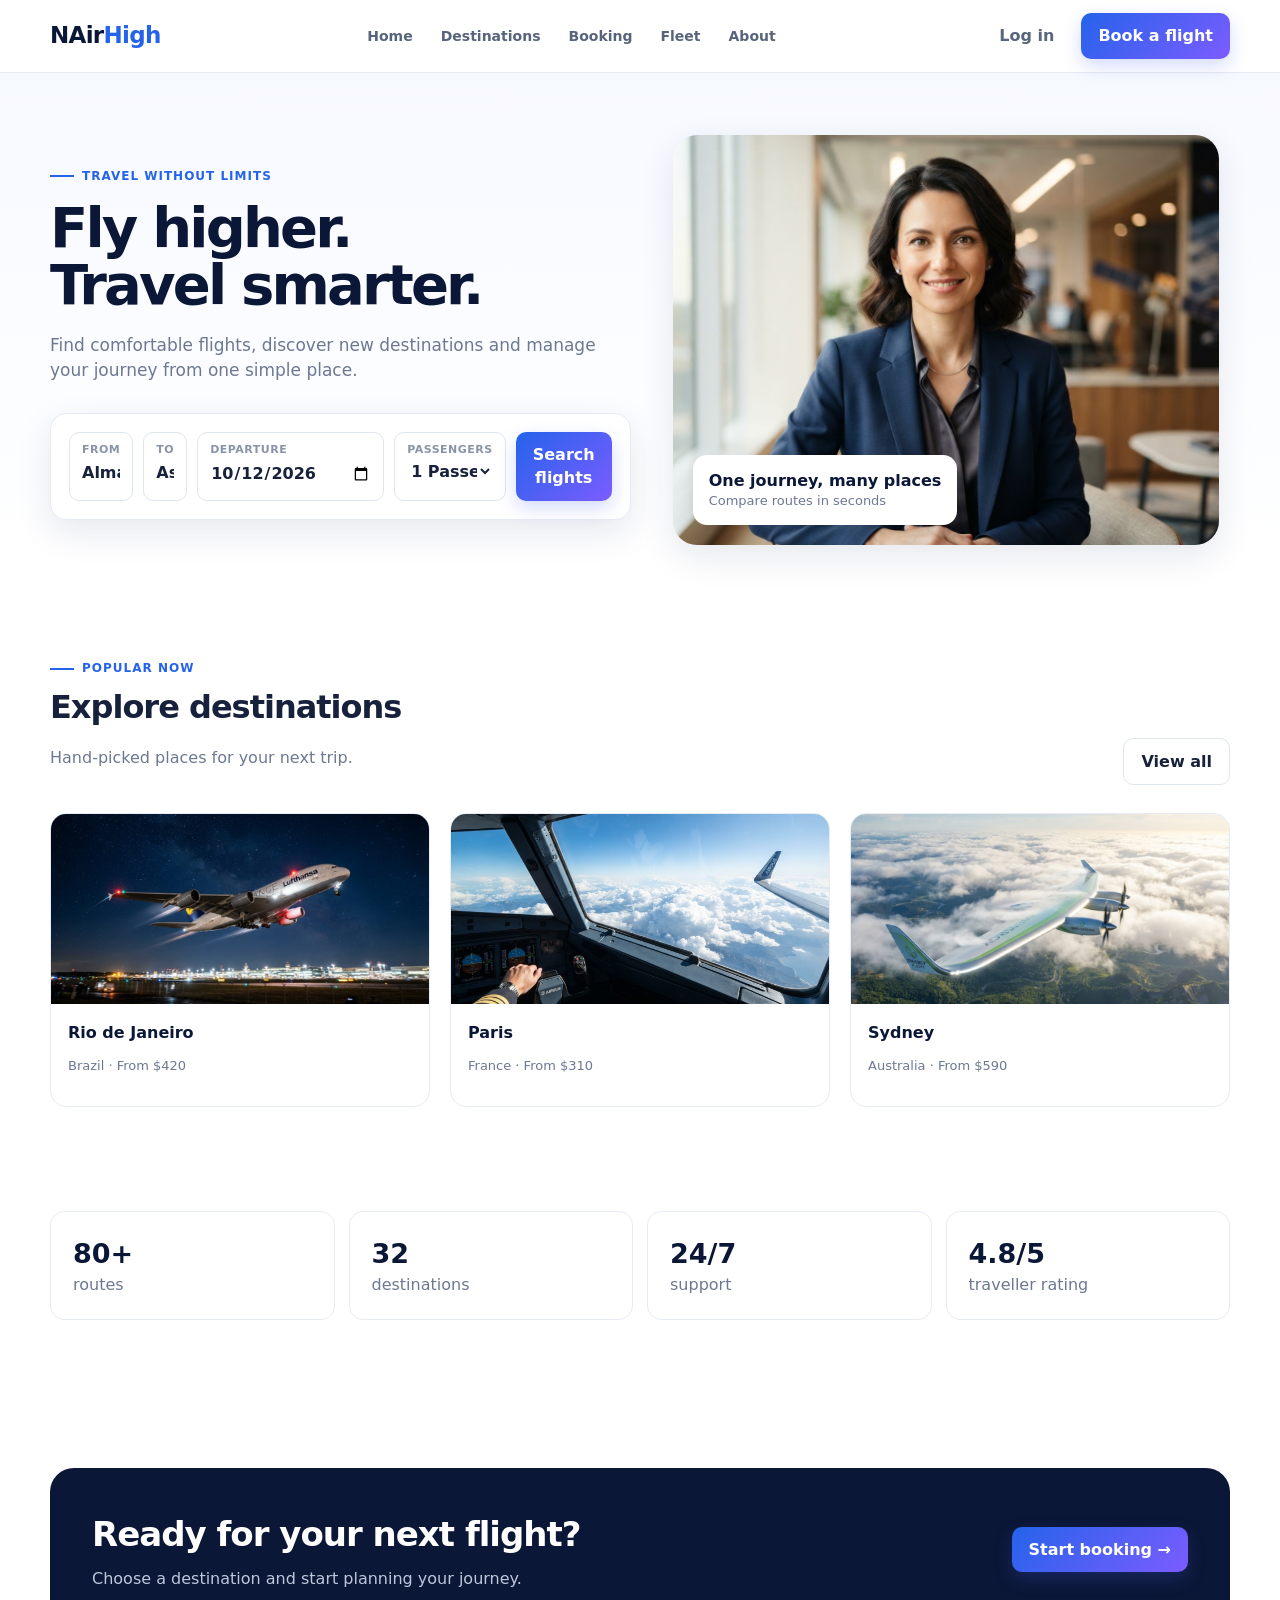
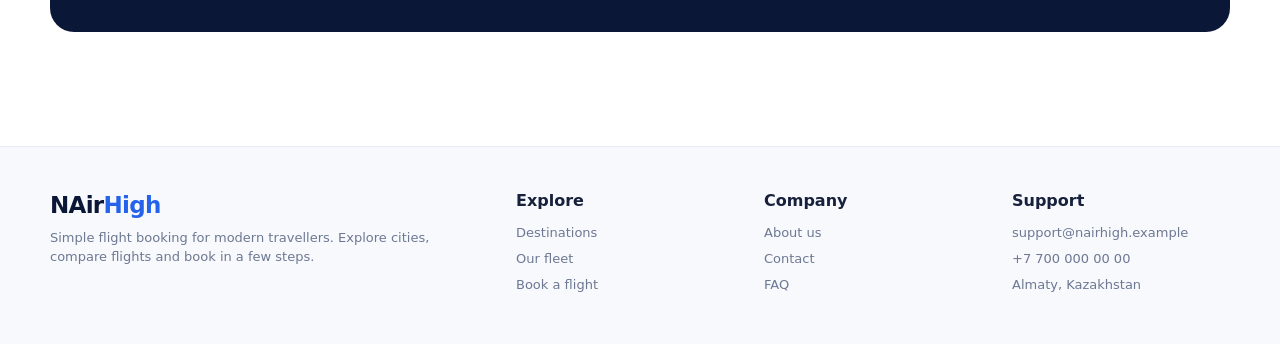
<file: index.html>
<!doctype html><html lang="en"><head><meta charset="utf-8"><meta name="viewport" content="width=device-width,initial-scale=1"><meta name="description" content="NAir High flight booking website"><title>Home — NAir High</title><link rel="stylesheet" href="style.css"></head><body><header class="header"><div class="container nav"><a class="logo" href="index.html">NAir<span>High</span></a><nav class="navlinks"><a href="index.html">Home</a><a href="destinations.html">Destinations</a><a href="booking.html">Booking</a><a href="fleet.html">Fleet</a><a href="about.html">About</a></nav><div class="nav-actions"><button class="btn btn-ghost" data-login>Log in</button><a class="btn btn-primary" href="booking.html">Book a flight</a><button class="mobile-toggle">☰</button></div></div></header><main><section class="hero"><div class="container hero-grid"><div><span class="eyebrow">Travel without limits</span><h1>Fly higher.<br>Travel smarter.</h1><p>Find comfortable flights, discover new destinations and manage your journey from one simple place.</p><div class="search-card"><form data-search><div class="search-grid"><div class="field"><label>From</label><input name="from" value="Almaty" placeholder="City or airport"></div><div class="field"><label>To</label><input name="to" value="Astana" placeholder="City or airport"></div><div class="field"><label>Departure</label><input type="date" value="2026-10-12"></div><div class="field"><label>Passengers</label><select><option>1 Passenger</option><option>2 Passengers</option><option>3 Passengers</option></select></div><button class="btn btn-primary search-btn">Search flights</button></div></form></div></div><div class="hero-img"><img src="image-02.jpg" alt="Travel destination"><div class="floating-card"><strong>One journey, many places</strong><span class="muted">Compare routes in seconds</span></div></div></div></section><section class="section"><div class="container"><div class="section-head"><div><span class="eyebrow">Popular now</span><h2>Explore destinations</h2><p class="muted">Hand-picked places for your next trip.</p></div><a class="btn btn-outline" href="destinations.html">View all</a></div><div class="grid-3"><article class="card"><div class="card-img"><img src="image-04.png" alt="Rio"></div><div class="card-body"><p class="card-title">Rio de Janeiro</p><p class="meta">Brazil · From $420</p></div></article><article class="card"><div class="card-img"><img src="image-05.jpg" alt="Paris"></div><div class="card-body"><p class="card-title">Paris</p><p class="meta">France · From $310</p></div></article><article class="card"><div class="card-img"><img src="image-09.png" alt="Sydney"></div><div class="card-body"><p class="card-title">Sydney</p><p class="meta">Australia · From $590</p></div></article></div></div></section><section class="section" style="padding-top:10px"><div class="container"><div class="stats"><div class="stat"><strong>80+</strong><span class="muted">routes</span></div><div class="stat"><strong>32</strong><span class="muted">destinations</span></div><div class="stat"><strong>24/7</strong><span class="muted">support</span></div><div class="stat"><strong>4.8/5</strong><span class="muted">traveller rating</span></div></div></div></section><section class="section"><div class="container"><div class="banner"><div><h2>Ready for your next flight?</h2><p>Choose a destination and start planning your journey.</p></div><a class="btn btn-primary" href="booking.html">Start booking →</a></div></div></section></main><footer class="footer"><div class="container footer-grid"><div><div class="logo">NAir<span>High</span></div><p>Simple flight booking for modern travellers. Explore cities, compare flights and book in a few steps.</p></div><div><h4>Explore</h4><a href="destinations.html">Destinations</a><a href="fleet.html">Our fleet</a><a href="booking.html">Book a flight</a></div><div><h4>Company</h4><a href="about.html">About us</a><a href="contact.html">Contact</a><a href="faq.html">FAQ</a></div><div><h4>Support</h4><p>support@nairhigh.example</p><p>+7 700 000 00 00</p><p>Almaty, Kazakhstan</p></div></div></footer><div id="toast" class="toast"></div><div id="loginModal" class="modal"><div class="modal-box"><div class="modal-head"><h3>Welcome back</h3><button class="close" data-close>×</button></div><p class="muted">Sign in to manage your bookings.</p><form onsubmit="event.preventDefault();closeModal();showToast('Demo login successful')"><div class="field" style="margin:10px 0"><label>Email</label><input type="email" required placeholder="you@example.com"></div><div class="field" style="margin:10px 0"><label>Password</label><input type="password" required placeholder="••••••••"></div><button class="btn btn-primary" style="width:100%;margin-top:8px">Log in</button></form></div></div><script src="app.js"></script></body></html>
</file>
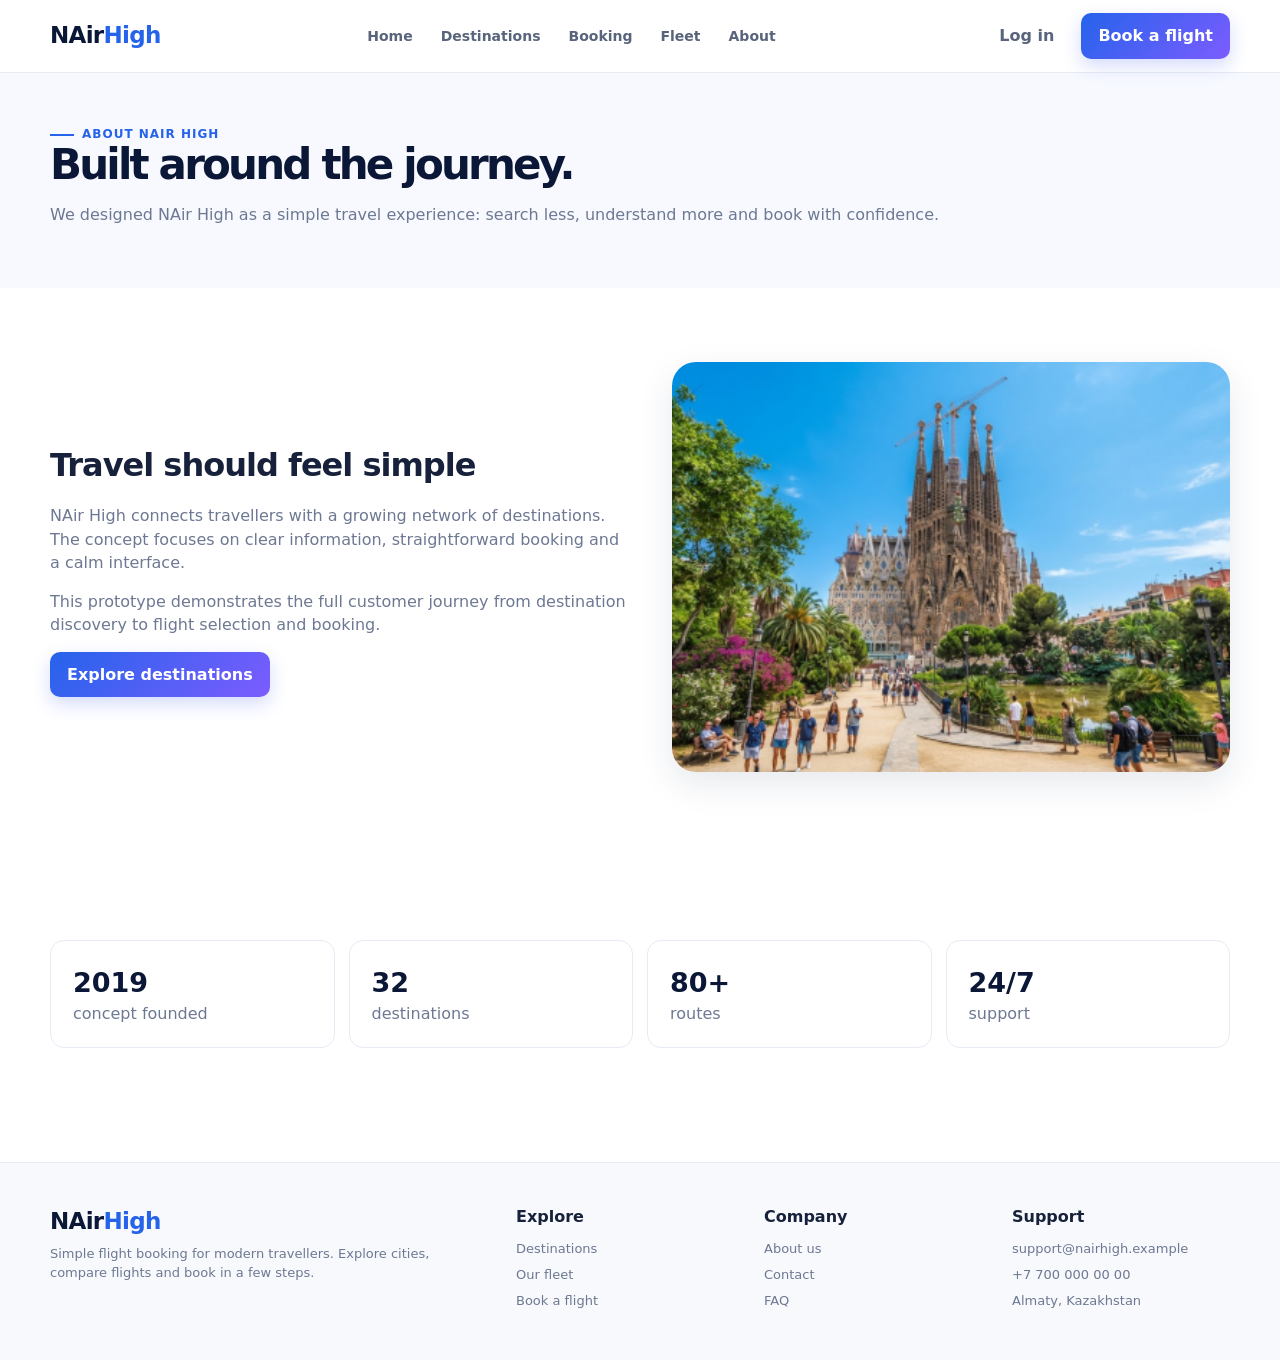
<file: about.html>
<!doctype html><html lang="en"><head><meta charset="utf-8"><meta name="viewport" content="width=device-width,initial-scale=1"><meta name="description" content="NAir High flight booking website"><title>About — NAir High</title><link rel="stylesheet" href="style.css"></head><body><header class="header"><div class="container nav"><a class="logo" href="index.html">NAir<span>High</span></a><nav class="navlinks"><a href="index.html">Home</a><a href="destinations.html">Destinations</a><a href="booking.html">Booking</a><a href="fleet.html">Fleet</a><a href="about.html">About</a></nav><div class="nav-actions"><button class="btn btn-ghost" data-login>Log in</button><a class="btn btn-primary" href="booking.html">Book a flight</a><button class="mobile-toggle">☰</button></div></div></header><main><section class="page-hero"><div class="container"><span class="eyebrow">About NAir High</span><h1>Built around the journey.</h1><p class="muted">We designed NAir High as a simple travel experience: search less, understand more and book with confidence.</p></div></section><section class="section"><div class="container hero-grid"><div><h2>Travel should feel simple</h2><p class="muted">NAir High connects travellers with a growing network of destinations. The concept focuses on clear information, straightforward booking and a calm interface.</p><p class="muted">This prototype demonstrates the full customer journey from destination discovery to flight selection and booking.</p><a class="btn btn-primary" href="destinations.html">Explore destinations</a></div><div class="hero-img"><img src="image-31.png" alt="City travel"></div></div></section><section class="section"><div class="container"><div class="stats"><div class="stat"><strong>2019</strong><span class="muted">concept founded</span></div><div class="stat"><strong>32</strong><span class="muted">destinations</span></div><div class="stat"><strong>80+</strong><span class="muted">routes</span></div><div class="stat"><strong>24/7</strong><span class="muted">support</span></div></div></div></section></main><footer class="footer"><div class="container footer-grid"><div><div class="logo">NAir<span>High</span></div><p>Simple flight booking for modern travellers. Explore cities, compare flights and book in a few steps.</p></div><div><h4>Explore</h4><a href="destinations.html">Destinations</a><a href="fleet.html">Our fleet</a><a href="booking.html">Book a flight</a></div><div><h4>Company</h4><a href="about.html">About us</a><a href="contact.html">Contact</a><a href="faq.html">FAQ</a></div><div><h4>Support</h4><p>support@nairhigh.example</p><p>+7 700 000 00 00</p><p>Almaty, Kazakhstan</p></div></div></footer><div id="toast" class="toast"></div><div id="loginModal" class="modal"><div class="modal-box"><div class="modal-head"><h3>Welcome back</h3><button class="close" data-close>×</button></div><p class="muted">Sign in to manage your bookings.</p><form onsubmit="event.preventDefault();closeModal();showToast('Demo login successful')"><div class="field" style="margin:10px 0"><label>Email</label><input type="email" required placeholder="you@example.com"></div><div class="field" style="margin:10px 0"><label>Password</label><input type="password" required placeholder="••••••••"></div><button class="btn btn-primary" style="width:100%;margin-top:8px">Log in</button></form></div></div><script src="app.js"></script></body></html>
</file>
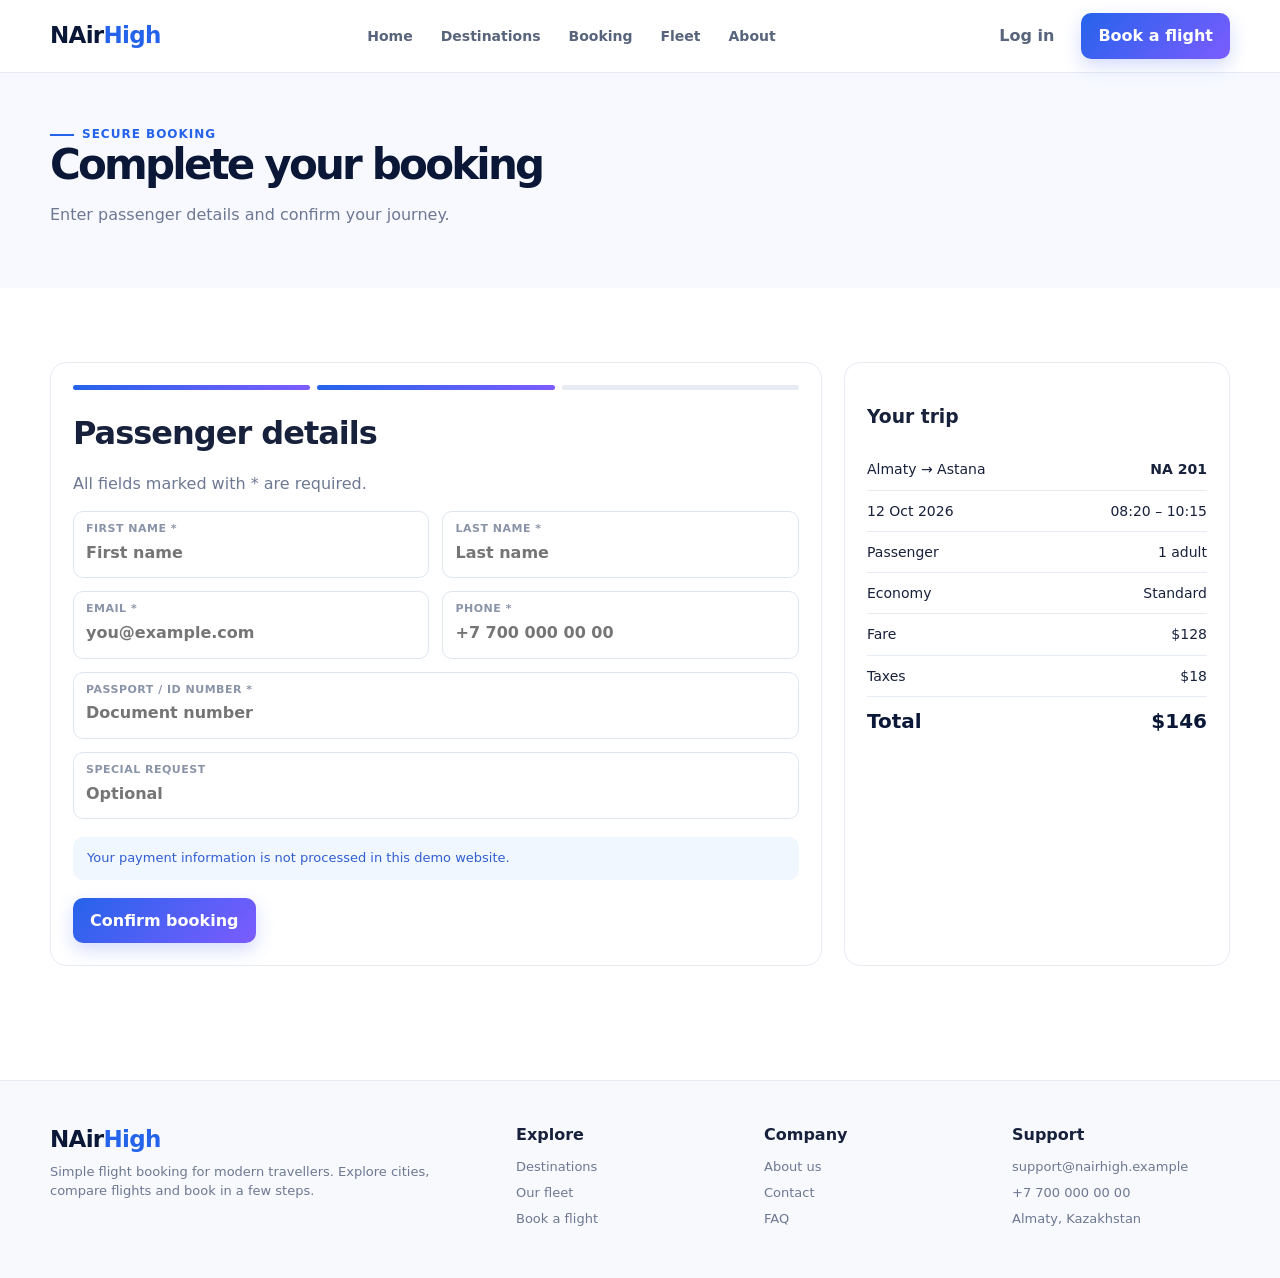
<file: booking.html>
<!doctype html><html lang="en"><head><meta charset="utf-8"><meta name="viewport" content="width=device-width,initial-scale=1"><meta name="description" content="NAir High flight booking website"><title>Booking — NAir High</title><link rel="stylesheet" href="style.css"></head><body><header class="header"><div class="container nav"><a class="logo" href="index.html">NAir<span>High</span></a><nav class="navlinks"><a href="index.html">Home</a><a href="destinations.html">Destinations</a><a href="booking.html">Booking</a><a href="fleet.html">Fleet</a><a href="about.html">About</a></nav><div class="nav-actions"><button class="btn btn-ghost" data-login>Log in</button><a class="btn btn-primary" href="booking.html">Book a flight</a><button class="mobile-toggle">☰</button></div></div></header><main><section class="page-hero"><div class="container"><span class="eyebrow">Secure booking</span><h1>Complete your booking</h1><p class="muted">Enter passenger details and confirm your journey.</p></div></section><section class="section"><div class="container booking-layout"><div class="panel"><div class="steps"><span class="step on"></span><span class="step on"></span><span class="step"></span></div><h2>Passenger details</h2><p class="muted">All fields marked with * are required.</p><form onsubmit="event.preventDefault();showToast('Booking confirmed — demo only')"><div class="form-grid"><div class="field"><label>First name *</label><input required placeholder="First name"></div><div class="field"><label>Last name *</label><input required placeholder="Last name"></div><div class="field"><label>Email *</label><input type="email" required placeholder="you@example.com"></div><div class="field"><label>Phone *</label><input required placeholder="+7 700 000 00 00"></div><div class="field full"><label>Passport / ID number *</label><input required placeholder="Document number"></div><div class="field full"><label>Special request</label><input placeholder="Optional"></div></div><div class="notice" style="margin:18px 0">Your payment information is not processed in this demo website.</div><button class="btn btn-primary">Confirm booking</button></form></div><aside class="panel"><h3>Your trip</h3><div class="summary-row"><span>Almaty → Astana</span><strong>NA 201</strong></div><div class="summary-row"><span>12 Oct 2026</span><span>08:20 – 10:15</span></div><div class="summary-row"><span>Passenger</span><span>1 adult</span></div><div class="summary-row"><span>Economy</span><span>Standard</span></div><div class="summary-row"><span>Fare</span><span>$128</span></div><div class="summary-row"><span>Taxes</span><span>$18</span></div><div class="summary-row total"><span>Total</span><span>$146</span></div></aside></div></section></main><footer class="footer"><div class="container footer-grid"><div><div class="logo">NAir<span>High</span></div><p>Simple flight booking for modern travellers. Explore cities, compare flights and book in a few steps.</p></div><div><h4>Explore</h4><a href="destinations.html">Destinations</a><a href="fleet.html">Our fleet</a><a href="booking.html">Book a flight</a></div><div><h4>Company</h4><a href="about.html">About us</a><a href="contact.html">Contact</a><a href="faq.html">FAQ</a></div><div><h4>Support</h4><p>support@nairhigh.example</p><p>+7 700 000 00 00</p><p>Almaty, Kazakhstan</p></div></div></footer><div id="toast" class="toast"></div><div id="loginModal" class="modal"><div class="modal-box"><div class="modal-head"><h3>Welcome back</h3><button class="close" data-close>×</button></div><p class="muted">Sign in to manage your bookings.</p><form onsubmit="event.preventDefault();closeModal();showToast('Demo login successful')"><div class="field" style="margin:10px 0"><label>Email</label><input type="email" required placeholder="you@example.com"></div><div class="field" style="margin:10px 0"><label>Password</label><input type="password" required placeholder="••••••••"></div><button class="btn btn-primary" style="width:100%;margin-top:8px">Log in</button></form></div></div><script src="app.js"></script></body></html>
</file>
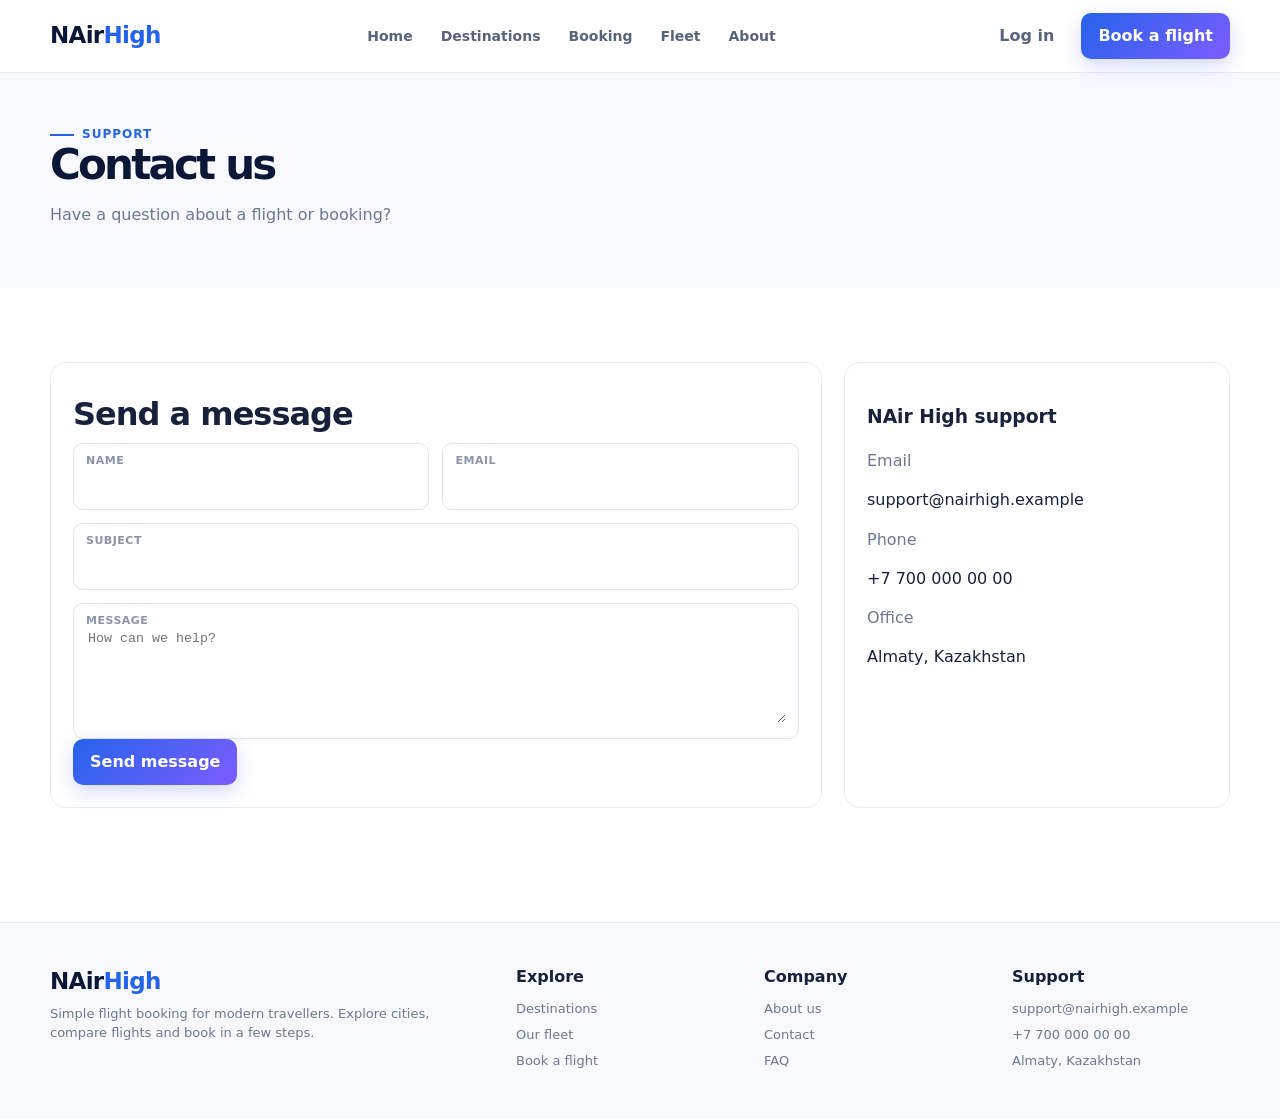
<file: contact.html>
<!doctype html><html lang="en"><head><meta charset="utf-8"><meta name="viewport" content="width=device-width,initial-scale=1"><meta name="description" content="NAir High flight booking website"><title>Contact — NAir High</title><link rel="stylesheet" href="style.css"></head><body><header class="header"><div class="container nav"><a class="logo" href="index.html">NAir<span>High</span></a><nav class="navlinks"><a href="index.html">Home</a><a href="destinations.html">Destinations</a><a href="booking.html">Booking</a><a href="fleet.html">Fleet</a><a href="about.html">About</a></nav><div class="nav-actions"><button class="btn btn-ghost" data-login>Log in</button><a class="btn btn-primary" href="booking.html">Book a flight</a><button class="mobile-toggle">☰</button></div></div></header><main><section class="page-hero"><div class="container"><span class="eyebrow">Support</span><h1>Contact us</h1><p class="muted">Have a question about a flight or booking?</p></div></section><section class="section"><div class="container booking-layout"><div class="panel"><h2>Send a message</h2><form onsubmit="event.preventDefault();showToast('Message sent — demo only')"><div class="form-grid"><div class="field"><label>Name</label><input required></div><div class="field"><label>Email</label><input type="email" required></div><div class="field full"><label>Subject</label><input required></div><div class="field full"><label>Message</label><textarea required rows="6" style="width:100%;border:0;outline:0;resize:vertical" placeholder="How can we help?"></textarea></div></div><button class="btn btn-primary">Send message</button></form></div><div class="panel"><h3>NAir High support</h3><p class="muted">Email</p><p>support@nairhigh.example</p><p class="muted">Phone</p><p>+7 700 000 00 00</p><p class="muted">Office</p><p>Almaty, Kazakhstan</p></div></div></section></main><footer class="footer"><div class="container footer-grid"><div><div class="logo">NAir<span>High</span></div><p>Simple flight booking for modern travellers. Explore cities, compare flights and book in a few steps.</p></div><div><h4>Explore</h4><a href="destinations.html">Destinations</a><a href="fleet.html">Our fleet</a><a href="booking.html">Book a flight</a></div><div><h4>Company</h4><a href="about.html">About us</a><a href="contact.html">Contact</a><a href="faq.html">FAQ</a></div><div><h4>Support</h4><p>support@nairhigh.example</p><p>+7 700 000 00 00</p><p>Almaty, Kazakhstan</p></div></div></footer><div id="toast" class="toast"></div><div id="loginModal" class="modal"><div class="modal-box"><div class="modal-head"><h3>Welcome back</h3><button class="close" data-close>×</button></div><p class="muted">Sign in to manage your bookings.</p><form onsubmit="event.preventDefault();closeModal();showToast('Demo login successful')"><div class="field" style="margin:10px 0"><label>Email</label><input type="email" required placeholder="you@example.com"></div><div class="field" style="margin:10px 0"><label>Password</label><input type="password" required placeholder="••••••••"></div><button class="btn btn-primary" style="width:100%;margin-top:8px">Log in</button></form></div></div><script src="app.js"></script></body></html>
</file>
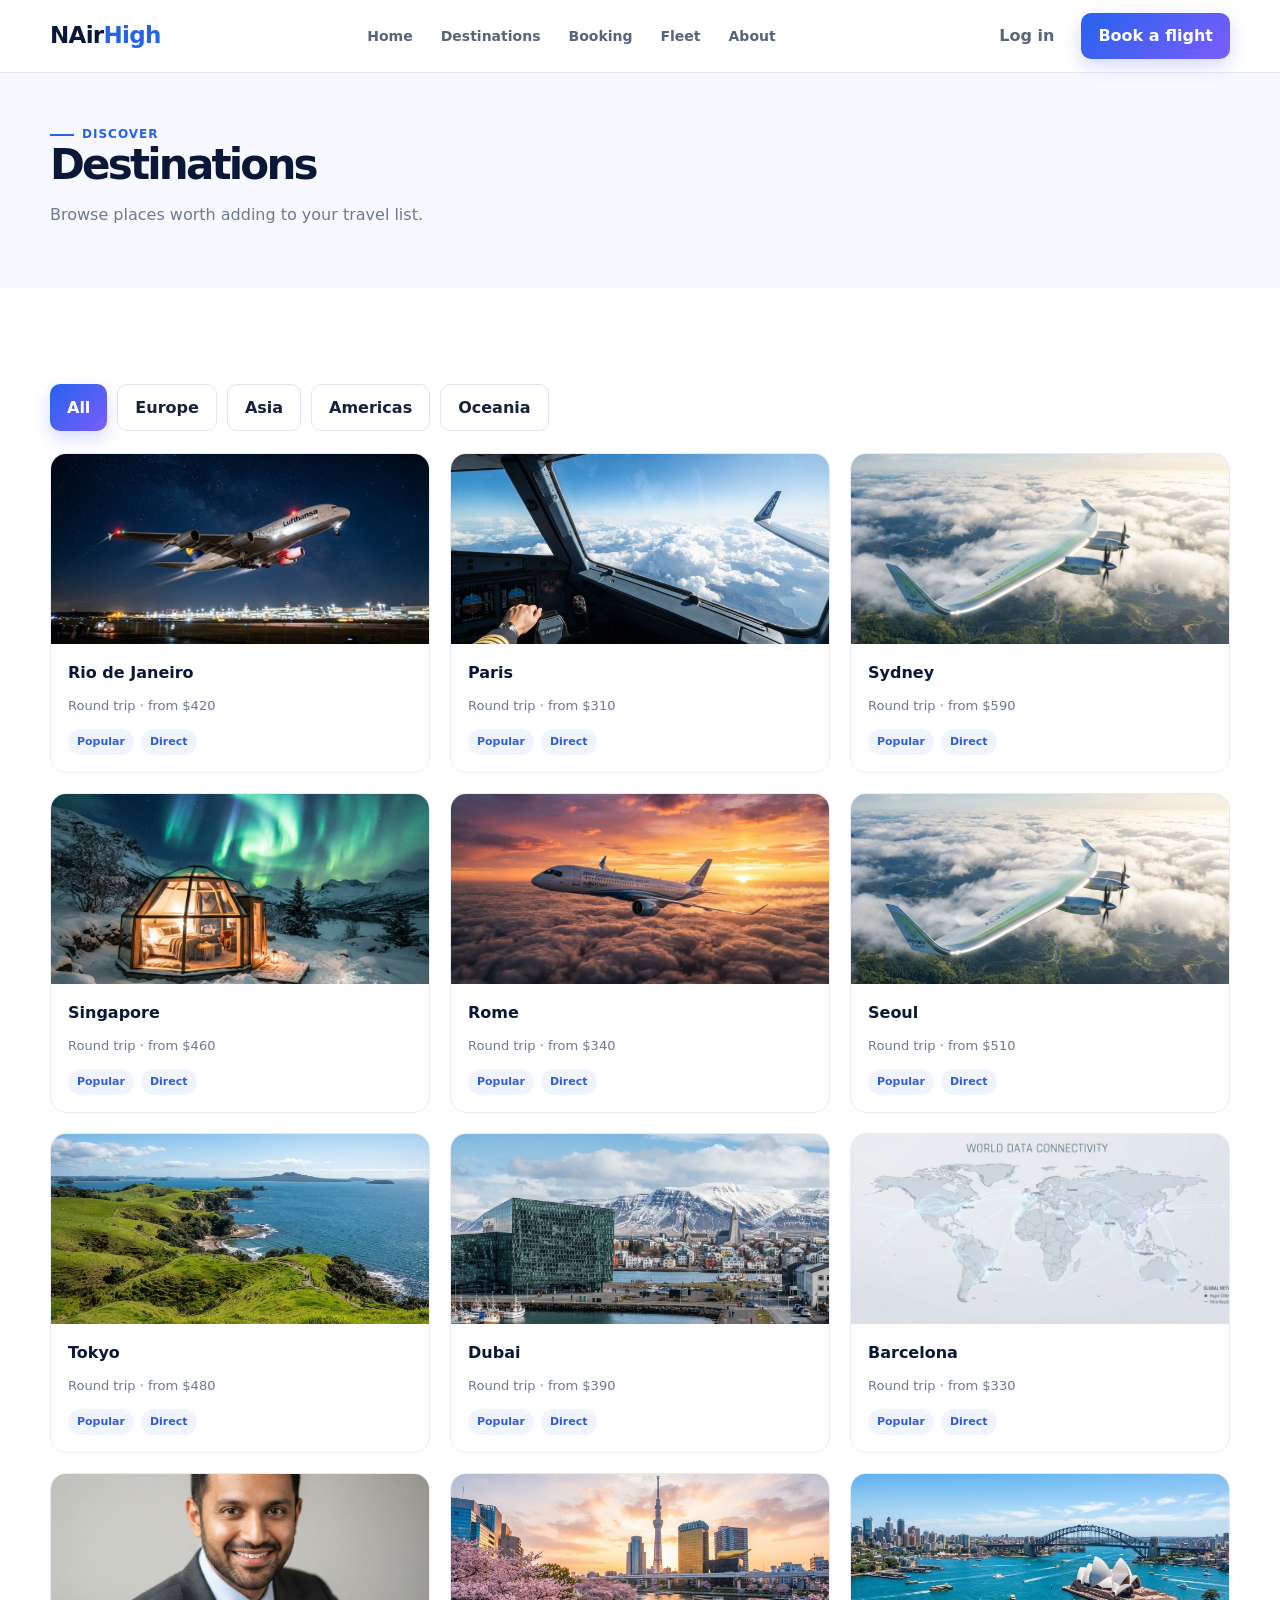
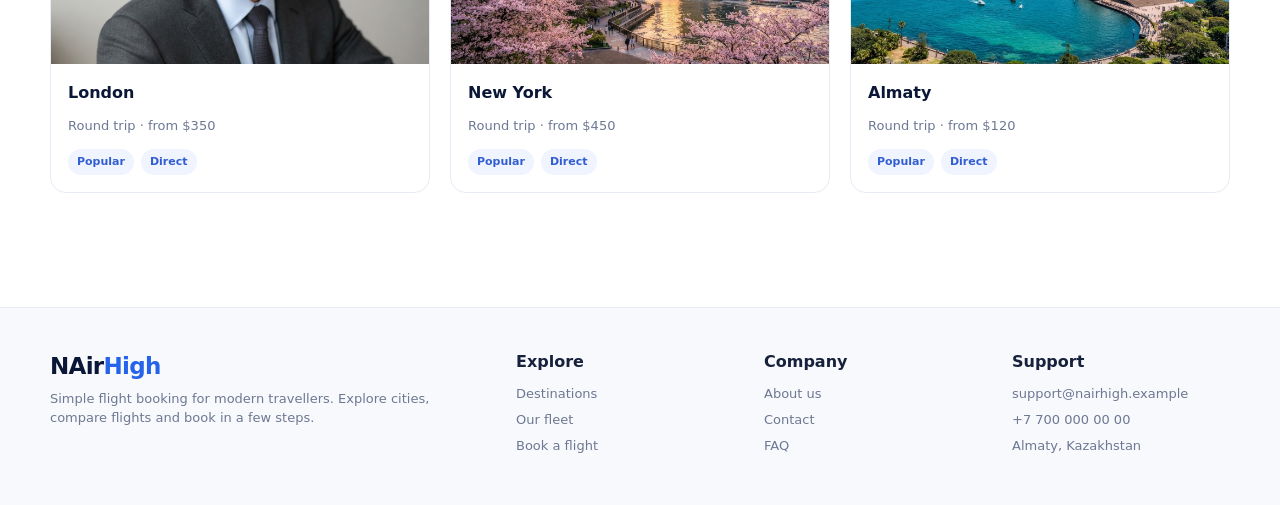
<file: destinations.html>
<!doctype html><html lang="en"><head><meta charset="utf-8"><meta name="viewport" content="width=device-width,initial-scale=1"><meta name="description" content="NAir High flight booking website"><title>Destinations — NAir High</title><link rel="stylesheet" href="style.css"></head><body><header class="header"><div class="container nav"><a class="logo" href="index.html">NAir<span>High</span></a><nav class="navlinks"><a href="index.html">Home</a><a href="destinations.html">Destinations</a><a href="booking.html">Booking</a><a href="fleet.html">Fleet</a><a href="about.html">About</a></nav><div class="nav-actions"><button class="btn btn-ghost" data-login>Log in</button><a class="btn btn-primary" href="booking.html">Book a flight</a><button class="mobile-toggle">☰</button></div></div></header><main><section class="page-hero"><div class="container"><span class="eyebrow">Discover</span><h1>Destinations</h1><p class="muted">Browse places worth adding to your travel list.</p></div></section><section class="section"><div class="container"><div class="toolbar"><button class="btn btn-primary" data-toast="Showing all destinations">All</button><button class="btn btn-outline" data-toast="Filter: Europe">Europe</button><button class="btn btn-outline" data-toast="Filter: Asia">Asia</button><button class="btn btn-outline" data-toast="Filter: Americas">Americas</button><button class="btn btn-outline" data-toast="Filter: Oceania">Oceania</button></div><div class="grid-3"><article class="card"><div class="card-img"><img src="image-04.png" alt="Destination"></div><div class="card-body"><p class="card-title">Rio de Janeiro</p><p class="meta">Round trip · from $420</p><div class="tags" style="margin-top:12px"><span class="tag">Popular</span><span class="tag">Direct</span></div></div></article><article class="card"><div class="card-img"><img src="image-05.jpg" alt="Destination"></div><div class="card-body"><p class="card-title">Paris</p><p class="meta">Round trip · from $310</p><div class="tags" style="margin-top:12px"><span class="tag">Popular</span><span class="tag">Direct</span></div></div></article><article class="card"><div class="card-img"><img src="image-09.png" alt="Destination"></div><div class="card-body"><p class="card-title">Sydney</p><p class="meta">Round trip · from $590</p><div class="tags" style="margin-top:12px"><span class="tag">Popular</span><span class="tag">Direct</span></div></div></article><article class="card"><div class="card-img"><img src="image-11.jpg" alt="Destination"></div><div class="card-body"><p class="card-title">Singapore</p><p class="meta">Round trip · from $460</p><div class="tags" style="margin-top:12px"><span class="tag">Popular</span><span class="tag">Direct</span></div></div></article><article class="card"><div class="card-img"><img src="image-13.png" alt="Destination"></div><div class="card-body"><p class="card-title">Rome</p><p class="meta">Round trip · from $340</p><div class="tags" style="margin-top:12px"><span class="tag">Popular</span><span class="tag">Direct</span></div></div></article><article class="card"><div class="card-img"><img src="image-16.jpg" alt="Destination"></div><div class="card-body"><p class="card-title">Seoul</p><p class="meta">Round trip · from $510</p><div class="tags" style="margin-top:12px"><span class="tag">Popular</span><span class="tag">Direct</span></div></div></article><article class="card"><div class="card-img"><img src="image-18.jpg" alt="Destination"></div><div class="card-body"><p class="card-title">Tokyo</p><p class="meta">Round trip · from $480</p><div class="tags" style="margin-top:12px"><span class="tag">Popular</span><span class="tag">Direct</span></div></div></article><article class="card"><div class="card-img"><img src="image-20.jpg" alt="Destination"></div><div class="card-body"><p class="card-title">Dubai</p><p class="meta">Round trip · from $390</p><div class="tags" style="margin-top:12px"><span class="tag">Popular</span><span class="tag">Direct</span></div></div></article><article class="card"><div class="card-img"><img src="image-22.png" alt="Destination"></div><div class="card-body"><p class="card-title">Barcelona</p><p class="meta">Round trip · from $330</p><div class="tags" style="margin-top:12px"><span class="tag">Popular</span><span class="tag">Direct</span></div></div></article><article class="card"><div class="card-img"><img src="image-24.png" alt="Destination"></div><div class="card-body"><p class="card-title">London</p><p class="meta">Round trip · from $350</p><div class="tags" style="margin-top:12px"><span class="tag">Popular</span><span class="tag">Direct</span></div></div></article><article class="card"><div class="card-img"><img src="image-26.jpg" alt="Destination"></div><div class="card-body"><p class="card-title">New York</p><p class="meta">Round trip · from $450</p><div class="tags" style="margin-top:12px"><span class="tag">Popular</span><span class="tag">Direct</span></div></div></article><article class="card"><div class="card-img"><img src="image-29.jpg" alt="Destination"></div><div class="card-body"><p class="card-title">Almaty</p><p class="meta">Round trip · from $120</p><div class="tags" style="margin-top:12px"><span class="tag">Popular</span><span class="tag">Direct</span></div></div></article></div></div></section></main><footer class="footer"><div class="container footer-grid"><div><div class="logo">NAir<span>High</span></div><p>Simple flight booking for modern travellers. Explore cities, compare flights and book in a few steps.</p></div><div><h4>Explore</h4><a href="destinations.html">Destinations</a><a href="fleet.html">Our fleet</a><a href="booking.html">Book a flight</a></div><div><h4>Company</h4><a href="about.html">About us</a><a href="contact.html">Contact</a><a href="faq.html">FAQ</a></div><div><h4>Support</h4><p>support@nairhigh.example</p><p>+7 700 000 00 00</p><p>Almaty, Kazakhstan</p></div></div></footer><div id="toast" class="toast"></div><div id="loginModal" class="modal"><div class="modal-box"><div class="modal-head"><h3>Welcome back</h3><button class="close" data-close>×</button></div><p class="muted">Sign in to manage your bookings.</p><form onsubmit="event.preventDefault();closeModal();showToast('Demo login successful')"><div class="field" style="margin:10px 0"><label>Email</label><input type="email" required placeholder="you@example.com"></div><div class="field" style="margin:10px 0"><label>Password</label><input type="password" required placeholder="••••••••"></div><button class="btn btn-primary" style="width:100%;margin-top:8px">Log in</button></form></div></div><script src="app.js"></script></body></html>
</file>
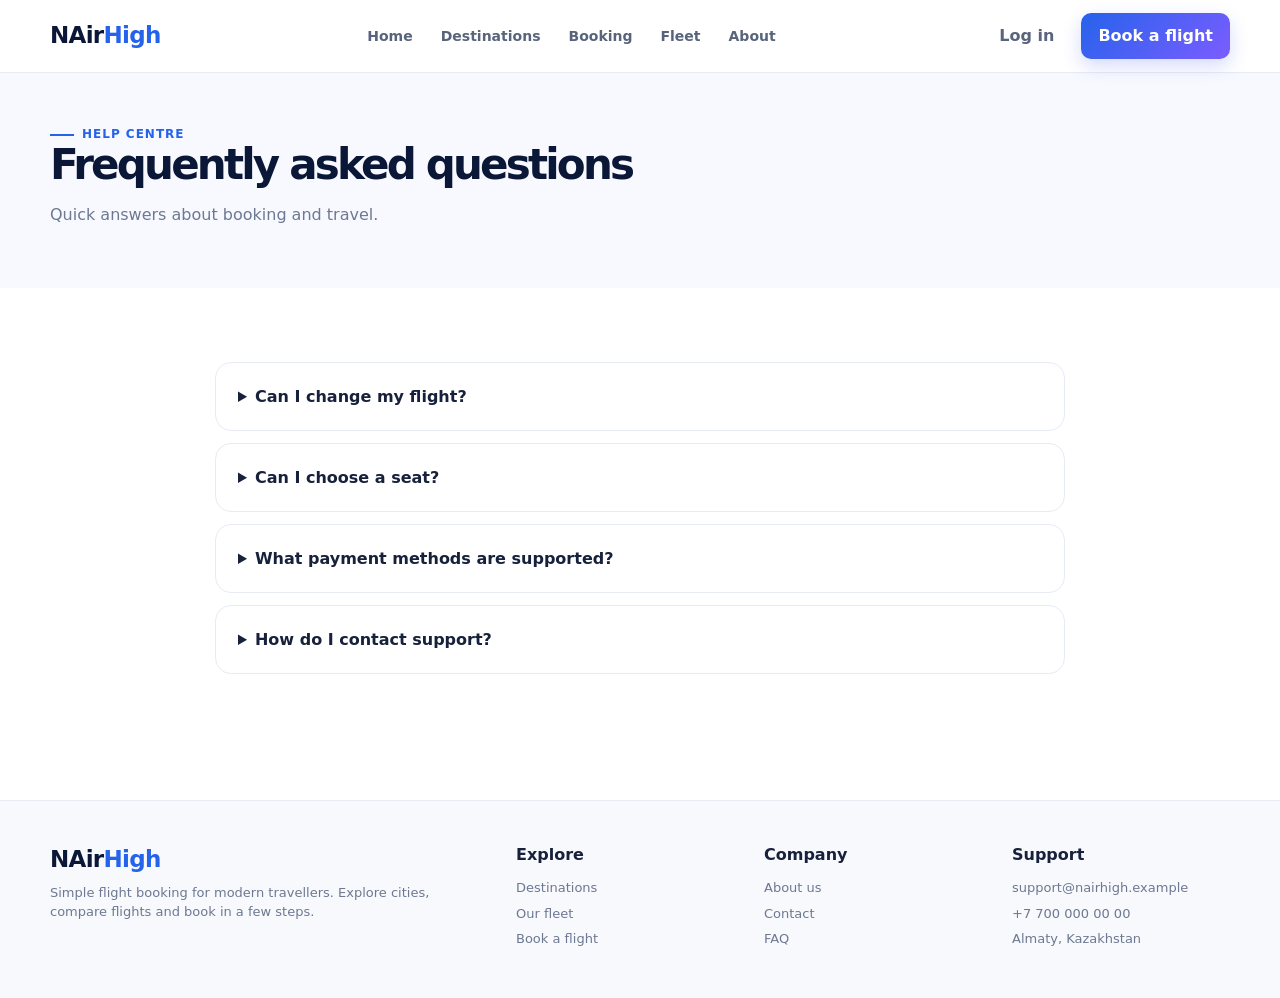
<file: faq.html>
<!doctype html><html lang="en"><head><meta charset="utf-8"><meta name="viewport" content="width=device-width,initial-scale=1"><meta name="description" content="NAir High flight booking website"><title>FAQ — NAir High</title><link rel="stylesheet" href="style.css"></head><body><header class="header"><div class="container nav"><a class="logo" href="index.html">NAir<span>High</span></a><nav class="navlinks"><a href="index.html">Home</a><a href="destinations.html">Destinations</a><a href="booking.html">Booking</a><a href="fleet.html">Fleet</a><a href="about.html">About</a></nav><div class="nav-actions"><button class="btn btn-ghost" data-login>Log in</button><a class="btn btn-primary" href="booking.html">Book a flight</a><button class="mobile-toggle">☰</button></div></div></header><main><section class="page-hero"><div class="container"><span class="eyebrow">Help centre</span><h1>Frequently asked questions</h1><p class="muted">Quick answers about booking and travel.</p></div></section><section class="section"><div class="container" style="max-width:850px"><details class="panel" style="margin-bottom:12px"><summary style="font-weight:800;cursor:pointer">Can I change my flight?</summary><p class="muted">In this prototype, flight changes are represented as a demo interaction. A real service would connect this action to its reservation system.</p></details><details class="panel" style="margin-bottom:12px"><summary style="font-weight:800;cursor:pointer">Can I choose a seat?</summary><p class="muted">Seat selection can be added during booking. The prototype keeps the booking flow intentionally simple.</p></details><details class="panel" style="margin-bottom:12px"><summary style="font-weight:800;cursor:pointer">What payment methods are supported?</summary><p class="muted">The current website is a front-end prototype and does not process real payments.</p></details><details class="panel" style="margin-bottom:12px"><summary style="font-weight:800;cursor:pointer">How do I contact support?</summary><p class="muted">Use the Contact page or the support details in the footer.</p></details></div></section></main><footer class="footer"><div class="container footer-grid"><div><div class="logo">NAir<span>High</span></div><p>Simple flight booking for modern travellers. Explore cities, compare flights and book in a few steps.</p></div><div><h4>Explore</h4><a href="destinations.html">Destinations</a><a href="fleet.html">Our fleet</a><a href="booking.html">Book a flight</a></div><div><h4>Company</h4><a href="about.html">About us</a><a href="contact.html">Contact</a><a href="faq.html">FAQ</a></div><div><h4>Support</h4><p>support@nairhigh.example</p><p>+7 700 000 00 00</p><p>Almaty, Kazakhstan</p></div></div></footer><div id="toast" class="toast"></div><div id="loginModal" class="modal"><div class="modal-box"><div class="modal-head"><h3>Welcome back</h3><button class="close" data-close>×</button></div><p class="muted">Sign in to manage your bookings.</p><form onsubmit="event.preventDefault();closeModal();showToast('Demo login successful')"><div class="field" style="margin:10px 0"><label>Email</label><input type="email" required placeholder="you@example.com"></div><div class="field" style="margin:10px 0"><label>Password</label><input type="password" required placeholder="••••••••"></div><button class="btn btn-primary" style="width:100%;margin-top:8px">Log in</button></form></div></div><script src="app.js"></script></body></html>
</file>
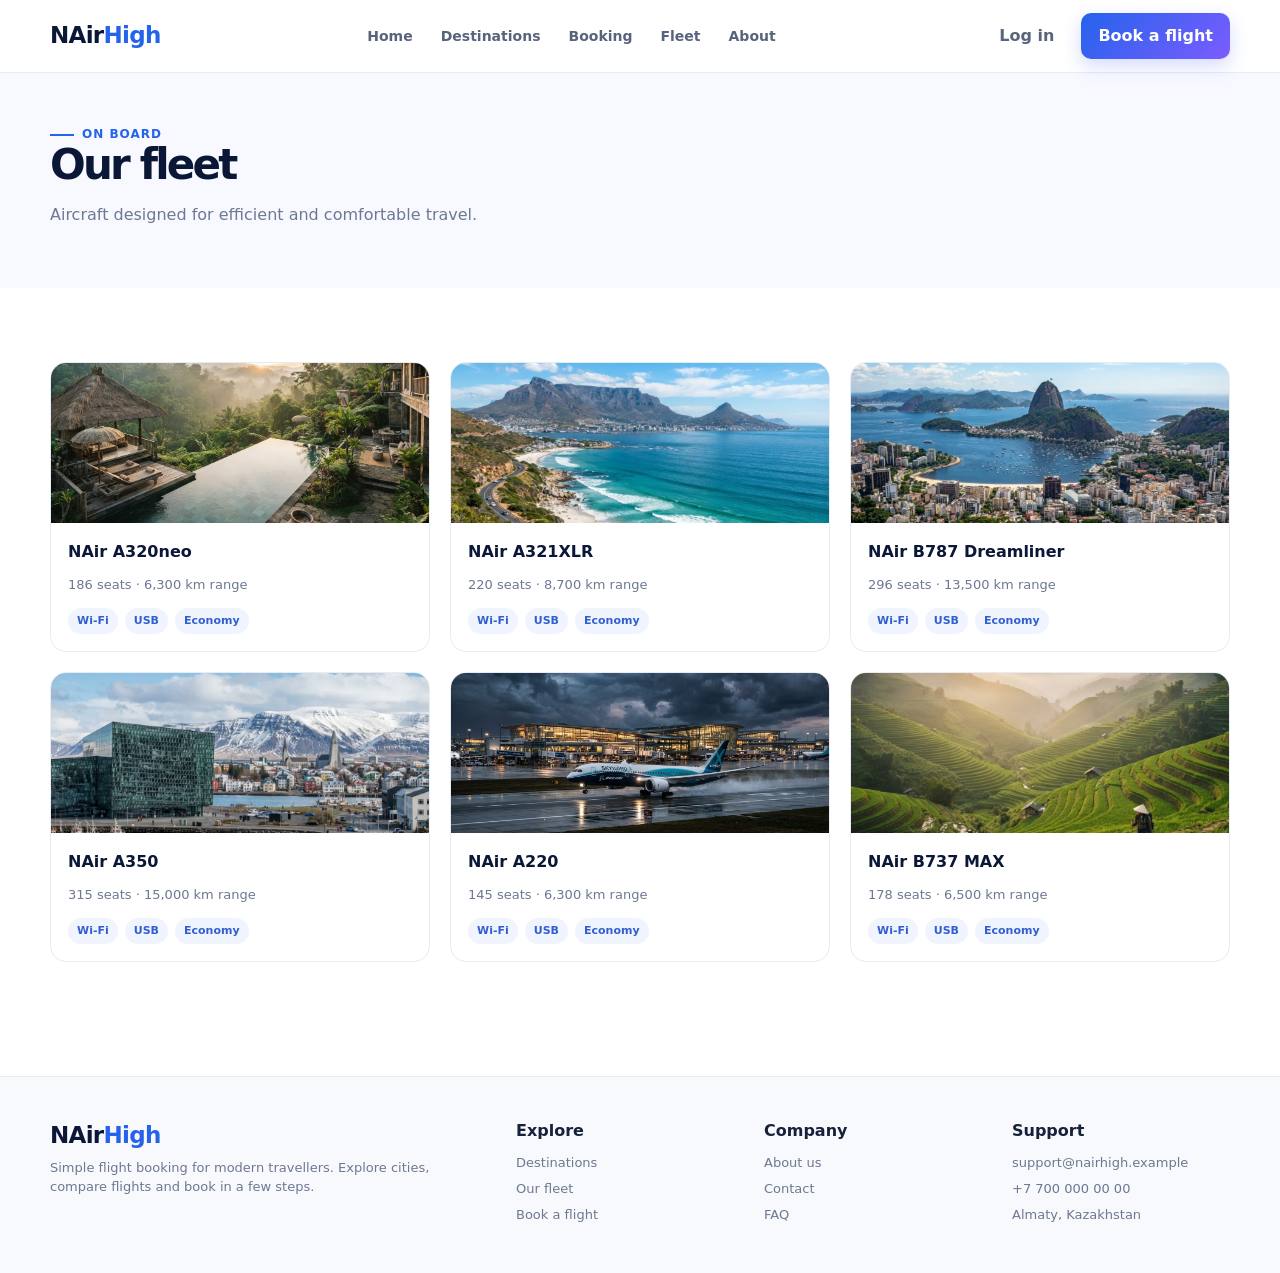
<file: fleet.html>
<!doctype html><html lang="en"><head><meta charset="utf-8"><meta name="viewport" content="width=device-width,initial-scale=1"><meta name="description" content="NAir High flight booking website"><title>Fleet — NAir High</title><link rel="stylesheet" href="style.css"></head><body><header class="header"><div class="container nav"><a class="logo" href="index.html">NAir<span>High</span></a><nav class="navlinks"><a href="index.html">Home</a><a href="destinations.html">Destinations</a><a href="booking.html">Booking</a><a href="fleet.html">Fleet</a><a href="about.html">About</a></nav><div class="nav-actions"><button class="btn btn-ghost" data-login>Log in</button><a class="btn btn-primary" href="booking.html">Book a flight</a><button class="mobile-toggle">☰</button></div></div></header><main><section class="page-hero"><div class="container"><span class="eyebrow">On board</span><h1>Our fleet</h1><p class="muted">Aircraft designed for efficient and comfortable travel.</p></div></section><section class="section"><div class="container"><div class="grid-3"><article class="card fleet-card"><div class="card-img"><img src="image-06.jpg" alt="Aircraft"></div><div class="card-body"><p class="card-title">NAir A320neo</p><p class="meta">186 seats · 6,300 km range</p><div class="tags" style="margin-top:12px"><span class="tag">Wi‑Fi</span><span class="tag">USB</span><span class="tag">Economy</span></div></div></article><article class="card fleet-card"><div class="card-img"><img src="image-07.png" alt="Aircraft"></div><div class="card-body"><p class="card-title">NAir A321XLR</p><p class="meta">220 seats · 8,700 km range</p><div class="tags" style="margin-top:12px"><span class="tag">Wi‑Fi</span><span class="tag">USB</span><span class="tag">Economy</span></div></div></article><article class="card fleet-card"><div class="card-img"><img src="image-10.png" alt="Aircraft"></div><div class="card-body"><p class="card-title">NAir B787 Dreamliner</p><p class="meta">296 seats · 13,500 km range</p><div class="tags" style="margin-top:12px"><span class="tag">Wi‑Fi</span><span class="tag">USB</span><span class="tag">Economy</span></div></div></article><article class="card fleet-card"><div class="card-img"><img src="image-14.png" alt="Aircraft"></div><div class="card-body"><p class="card-title">NAir A350</p><p class="meta">315 seats · 15,000 km range</p><div class="tags" style="margin-top:12px"><span class="tag">Wi‑Fi</span><span class="tag">USB</span><span class="tag">Economy</span></div></div></article><article class="card fleet-card"><div class="card-img"><img src="image-19.jpg" alt="Aircraft"></div><div class="card-body"><p class="card-title">NAir A220</p><p class="meta">145 seats · 6,300 km range</p><div class="tags" style="margin-top:12px"><span class="tag">Wi‑Fi</span><span class="tag">USB</span><span class="tag">Economy</span></div></div></article><article class="card fleet-card"><div class="card-img"><img src="image-21.png" alt="Aircraft"></div><div class="card-body"><p class="card-title">NAir B737 MAX</p><p class="meta">178 seats · 6,500 km range</p><div class="tags" style="margin-top:12px"><span class="tag">Wi‑Fi</span><span class="tag">USB</span><span class="tag">Economy</span></div></div></article></div></div></section></main><footer class="footer"><div class="container footer-grid"><div><div class="logo">NAir<span>High</span></div><p>Simple flight booking for modern travellers. Explore cities, compare flights and book in a few steps.</p></div><div><h4>Explore</h4><a href="destinations.html">Destinations</a><a href="fleet.html">Our fleet</a><a href="booking.html">Book a flight</a></div><div><h4>Company</h4><a href="about.html">About us</a><a href="contact.html">Contact</a><a href="faq.html">FAQ</a></div><div><h4>Support</h4><p>support@nairhigh.example</p><p>+7 700 000 00 00</p><p>Almaty, Kazakhstan</p></div></div></footer><div id="toast" class="toast"></div><div id="loginModal" class="modal"><div class="modal-box"><div class="modal-head"><h3>Welcome back</h3><button class="close" data-close>×</button></div><p class="muted">Sign in to manage your bookings.</p><form onsubmit="event.preventDefault();closeModal();showToast('Demo login successful')"><div class="field" style="margin:10px 0"><label>Email</label><input type="email" required placeholder="you@example.com"></div><div class="field" style="margin:10px 0"><label>Password</label><input type="password" required placeholder="••••••••"></div><button class="btn btn-primary" style="width:100%;margin-top:8px">Log in</button></form></div></div><script src="app.js"></script></body></html>
</file>
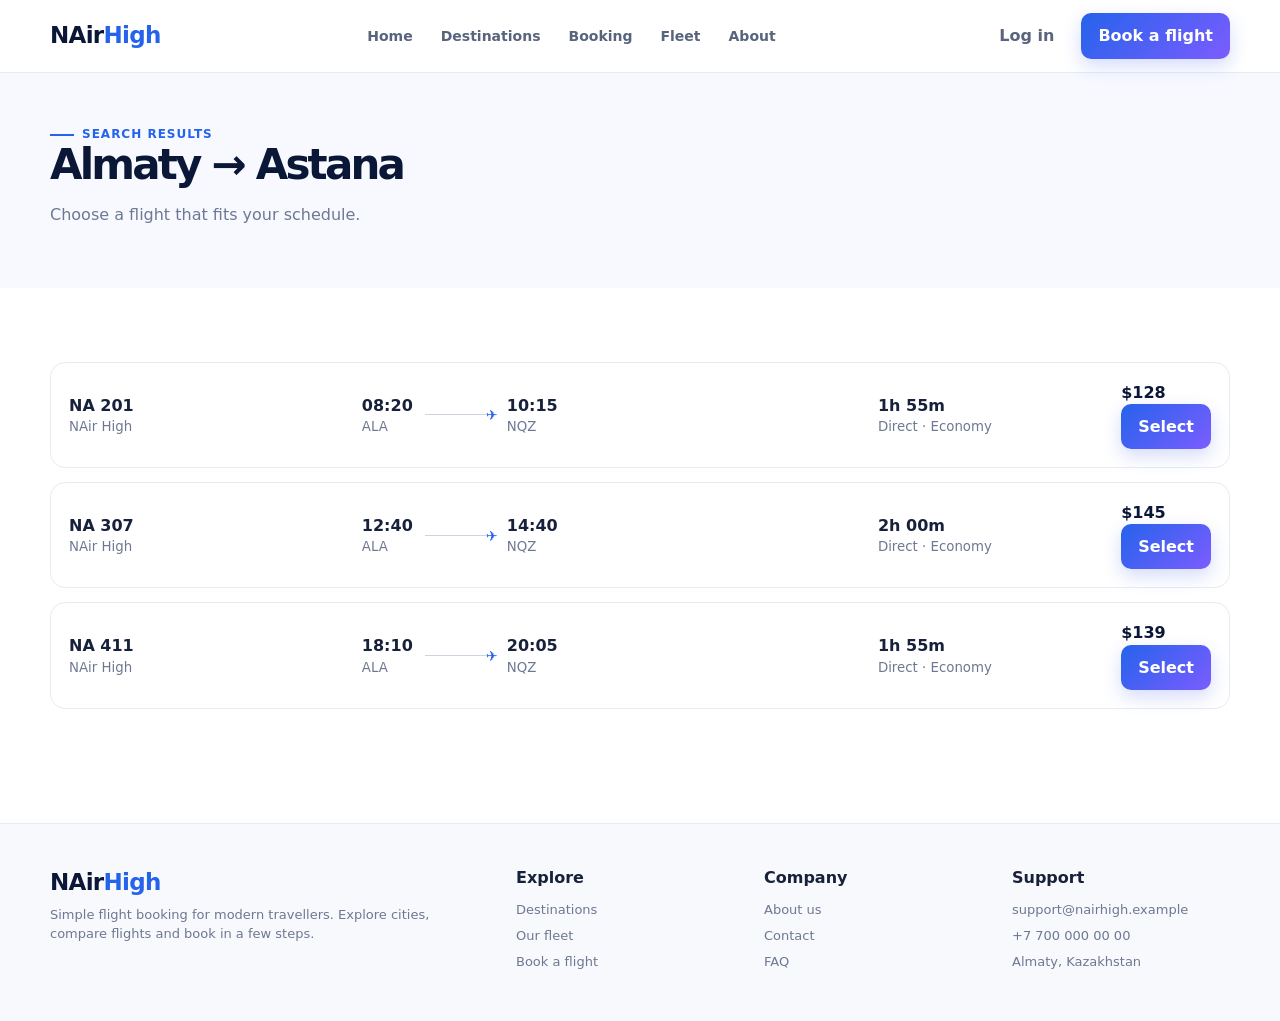
<file: search.html>
<!doctype html><html lang="en"><head><meta charset="utf-8"><meta name="viewport" content="width=device-width,initial-scale=1"><meta name="description" content="NAir High flight booking website"><title>Search flights — NAir High</title><link rel="stylesheet" href="style.css"></head><body><header class="header"><div class="container nav"><a class="logo" href="index.html">NAir<span>High</span></a><nav class="navlinks"><a href="index.html">Home</a><a href="destinations.html">Destinations</a><a href="booking.html">Booking</a><a href="fleet.html">Fleet</a><a href="about.html">About</a></nav><div class="nav-actions"><button class="btn btn-ghost" data-login>Log in</button><a class="btn btn-primary" href="booking.html">Book a flight</a><button class="mobile-toggle">☰</button></div></div></header><main><section class="page-hero"><div class="container"><span class="eyebrow">Search results</span><h1><span id="fromValue">Almaty</span> → <span id="toValue">Astana</span></h1><p class="muted">Choose a flight that fits your schedule.</p></div></section><section class="section"><div class="container"><div class="result-list"><div class="flight"><div><strong>NA 201</strong><small>NAir High</small></div><div class="flight-times"><div><strong>08:20</strong><small>ALA</small></div><div class="flight-line"></div><div><strong>10:15</strong><small>NQZ</small></div></div><div><strong>1h 55m</strong><small>Direct · Economy</small></div><div><div class="price">$128</div><button class="btn btn-primary" data-book>Select</button></div></div><div class="flight"><div><strong>NA 307</strong><small>NAir High</small></div><div class="flight-times"><div><strong>12:40</strong><small>ALA</small></div><div class="flight-line"></div><div><strong>14:40</strong><small>NQZ</small></div></div><div><strong>2h 00m</strong><small>Direct · Economy</small></div><div><div class="price">$145</div><button class="btn btn-primary" data-book>Select</button></div></div><div class="flight"><div><strong>NA 411</strong><small>NAir High</small></div><div class="flight-times"><div><strong>18:10</strong><small>ALA</small></div><div class="flight-line"></div><div><strong>20:05</strong><small>NQZ</small></div></div><div><strong>1h 55m</strong><small>Direct · Economy</small></div><div><div class="price">$139</div><button class="btn btn-primary" data-book>Select</button></div></div></div></div></section></main><footer class="footer"><div class="container footer-grid"><div><div class="logo">NAir<span>High</span></div><p>Simple flight booking for modern travellers. Explore cities, compare flights and book in a few steps.</p></div><div><h4>Explore</h4><a href="destinations.html">Destinations</a><a href="fleet.html">Our fleet</a><a href="booking.html">Book a flight</a></div><div><h4>Company</h4><a href="about.html">About us</a><a href="contact.html">Contact</a><a href="faq.html">FAQ</a></div><div><h4>Support</h4><p>support@nairhigh.example</p><p>+7 700 000 00 00</p><p>Almaty, Kazakhstan</p></div></div></footer><div id="toast" class="toast"></div><div id="loginModal" class="modal"><div class="modal-box"><div class="modal-head"><h3>Welcome back</h3><button class="close" data-close>×</button></div><p class="muted">Sign in to manage your bookings.</p><form onsubmit="event.preventDefault();closeModal();showToast('Demo login successful')"><div class="field" style="margin:10px 0"><label>Email</label><input type="email" required placeholder="you@example.com"></div><div class="field" style="margin:10px 0"><label>Password</label><input type="password" required placeholder="••••••••"></div><button class="btn btn-primary" style="width:100%;margin-top:8px">Log in</button></form></div></div><script src="app.js"></script></body></html>
</file>
<file: style.css>
:root{--navy:#0b1736;--blue:#2563eb;--sky:#4f8df7;--purple:#7c5cff;--ink:#17213b;--muted:#6d7892;--line:#e7ebf3;--bg:#f7f9fc;--white:#fff;--success:#159570;--shadow:0 12px 35px rgba(24,42,82,.10)}
*{box-sizing:border-box}html{scroll-behavior:smooth}body{margin:0;font-family:Inter,ui-sans-serif,system-ui,-apple-system,BlinkMacSystemFont,"Segoe UI",sans-serif;color:var(--ink);background:var(--white);line-height:1.45}a{text-decoration:none;color:inherit}button,input,select{font:inherit}.container{width:min(1180px,calc(100% - 40px));margin:auto}.header{position:sticky;top:0;z-index:50;background:rgba(255,255,255,.96);backdrop-filter:blur(12px);border-bottom:1px solid var(--line)}.nav{height:72px;display:flex;align-items:center;justify-content:space-between;gap:24px}.logo{font-size:23px;font-weight:800;letter-spacing:-.7px;color:var(--navy)}.logo span{color:var(--blue)}.navlinks{display:flex;gap:28px;color:#58647c;font-size:14px;font-weight:600}.navlinks a:hover,.navlinks a.active{color:var(--blue)}.nav-actions{display:flex;align-items:center;gap:10px}.btn{border:0;border-radius:10px;padding:11px 17px;font-weight:700;cursor:pointer;transition:.2s;display:inline-flex;align-items:center;justify-content:center;gap:8px}.btn:hover{transform:translateY(-1px)}.btn-primary{color:white;background:linear-gradient(135deg,var(--blue),var(--purple));box-shadow:0 7px 18px rgba(66,91,235,.22)}.btn-outline{background:white;border:1px solid #dfe5ef;color:var(--ink)}.btn-dark{background:var(--navy);color:#fff}.btn-ghost{background:transparent;color:#59657d}.hero{background:linear-gradient(180deg,#f6f9ff 0,#fff 100%);padding:62px 0 34px}.hero-grid{display:grid;grid-template-columns:1.02fr .98fr;gap:42px;align-items:center}.eyebrow{display:inline-flex;align-items:center;gap:8px;color:var(--blue);font-weight:800;font-size:12px;text-transform:uppercase;letter-spacing:1px}.eyebrow:before{content:"";width:24px;height:2px;background:var(--blue)}h1{font-size:56px;line-height:1.02;letter-spacing:-2.8px;margin:14px 0 20px;color:var(--navy)}.hero p{font-size:17px;color:var(--muted);max-width:560px}.hero-img{height:410px;border-radius:24px;overflow:hidden;box-shadow:var(--shadow);position:relative}.hero-img img{width:100%;height:100%;object-fit:cover}.floating-card{position:absolute;left:20px;bottom:20px;background:#fff;border-radius:14px;padding:14px 16px;box-shadow:0 10px 28px rgba(0,0,0,.15);font-size:13px}.floating-card strong{display:block;color:var(--navy);font-size:16px}.search-card{margin-top:30px;background:#fff;border:1px solid var(--line);border-radius:16px;box-shadow:var(--shadow);padding:18px}.search-grid{display:grid;grid-template-columns:1fr 1fr 1fr 1fr auto;gap:10px}.field{border:1px solid #dfe5ef;border-radius:10px;padding:9px 12px;background:#fff}.field label{display:block;color:#8a94a8;font-size:11px;font-weight:700;text-transform:uppercase;letter-spacing:.5px}.field input,.field select{width:100%;border:0;outline:0;background:transparent;color:var(--ink);font-weight:650;padding:4px 0}.section{padding:74px 0}.section-head{display:flex;justify-content:space-between;align-items:end;margin-bottom:28px;gap:20px}.section h2{font-size:32px;letter-spacing:-1px;margin:6px 0}.muted{color:var(--muted)}.grid-3{display:grid;grid-template-columns:repeat(3,1fr);gap:20px}.grid-4{display:grid;grid-template-columns:repeat(4,1fr);gap:18px}.card{border:1px solid var(--line);border-radius:16px;background:#fff;overflow:hidden;transition:.2s}.card:hover{transform:translateY(-3px);box-shadow:var(--shadow)}.card-img{height:190px;overflow:hidden}.card-img img{width:100%;height:100%;object-fit:cover}.card-body{padding:17px}.card-title{font-weight:800;color:var(--navy);margin:0 0 7px}.meta{font-size:13px;color:var(--muted)}.price{font-weight:800;color:var(--navy)}.tags{display:flex;gap:7px;flex-wrap:wrap}.tag{background:#f0f4ff;color:#315ed1;border-radius:999px;padding:5px 9px;font-size:11px;font-weight:750}.stats{display:grid;grid-template-columns:repeat(4,1fr);gap:14px;margin-top:20px}.stat{padding:22px;border:1px solid var(--line);border-radius:14px;background:#fff}.stat strong{display:block;font-size:27px;color:var(--navy)}.banner{background:var(--navy);color:#fff;border-radius:24px;padding:42px;display:flex;align-items:center;justify-content:space-between;gap:30px}.banner h2{font-size:34px;margin:0 0 8px}.banner p{color:#bdc7dc;margin:0}.footer{margin-top:40px;background:#f7f9fc;border-top:1px solid var(--line);padding:42px 0}.footer-grid{display:grid;grid-template-columns:2fr 1fr 1fr 1fr;gap:30px}.footer h4{margin:0 0 12px}.footer a,.footer p{font-size:13px;color:var(--muted);display:block;margin:7px 0}.page-hero{background:#f7f9ff;padding:46px 0}.page-hero h1{font-size:42px;margin:0 0 10px}.toolbar{display:flex;gap:10px;flex-wrap:wrap;margin:22px 0}.result-list{display:grid;gap:14px}.flight{display:grid;grid-template-columns:1.1fr 2fr .9fr auto;align-items:center;gap:20px;border:1px solid var(--line);border-radius:15px;padding:18px;background:#fff}.flight-times{display:flex;align-items:center;gap:12px}.flight-line{height:1px;background:#ccd4e2;width:70px;position:relative}.flight-line:after{content:"✈";position:absolute;right:-3px;top:-9px;color:var(--blue);font-size:14px}.flight small{display:block;color:var(--muted)}.booking-layout{display:grid;grid-template-columns:1.6fr .8fr;gap:22px}.panel{border:1px solid var(--line);border-radius:16px;background:#fff;padding:22px}.steps{display:flex;gap:7px;margin-bottom:20px}.step{flex:1;height:5px;border-radius:99px;background:#e7ebf3}.step.on{background:linear-gradient(90deg,var(--blue),var(--purple))}.form-grid{display:grid;grid-template-columns:1fr 1fr;gap:13px}.form-grid .full{grid-column:1/-1}.summary-row{display:flex;justify-content:space-between;padding:10px 0;border-bottom:1px solid var(--line);font-size:14px}.summary-row:last-child{border-bottom:0}.total{font-size:20px;font-weight:850;color:var(--navy)}.fleet-card .card-img{height:160px}.notice{padding:12px 14px;background:#f0f7ff;border-radius:10px;color:#315ed1;font-size:13px}.empty{padding:60px 20px;text-align:center;border:1px dashed #cfd6e3;border-radius:16px;color:var(--muted)}.modal{position:fixed;inset:0;background:rgba(5,13,32,.45);display:none;align-items:center;justify-content:center;z-index:100;padding:20px}.modal.show{display:flex}.modal-box{width:min(520px,100%);background:#fff;border-radius:18px;padding:25px;box-shadow:0 20px 60px rgba(0,0,0,.25)}.modal-head{display:flex;justify-content:space-between;align-items:center}.close{border:0;background:#f1f3f7;width:34px;height:34px;border-radius:50%;cursor:pointer}.toast{position:fixed;right:20px;bottom:20px;background:var(--navy);color:#fff;padding:13px 17px;border-radius:10px;display:none;z-index:200;box-shadow:var(--shadow)}.toast.show{display:block}.mobile-toggle{display:none;border:0;background:#f2f4f8;border-radius:9px;padding:9px}
@media(max-width:900px){.navlinks{display:none}.mobile-toggle{display:block}.hero-grid,.booking-layout{grid-template-columns:1fr}.hero-img{height:330px}.search-grid{grid-template-columns:1fr 1fr}.search-grid .search-btn{grid-column:1/-1}.grid-4{grid-template-columns:1fr 1fr}.footer-grid{grid-template-columns:1fr 1fr}.flight{grid-template-columns:1fr 1fr}.flight .price{justify-self:end}}
@media(max-width:600px){.container{width:min(100% - 26px,1180px)}h1{font-size:42px}.section{padding:52px 0}.grid-3,.grid-4,.stats,.form-grid{grid-template-columns:1fr}.search-grid{grid-template-columns:1fr}.search-grid .search-btn{grid-column:auto}.footer-grid{grid-template-columns:1fr}.banner{padding:28px;display:block}.banner .btn{margin-top:20px}.page-hero h1{font-size:34px}.flight{grid-template-columns:1fr}.flight .price{justify-self:start}.nav{height:64px}}
</file>
